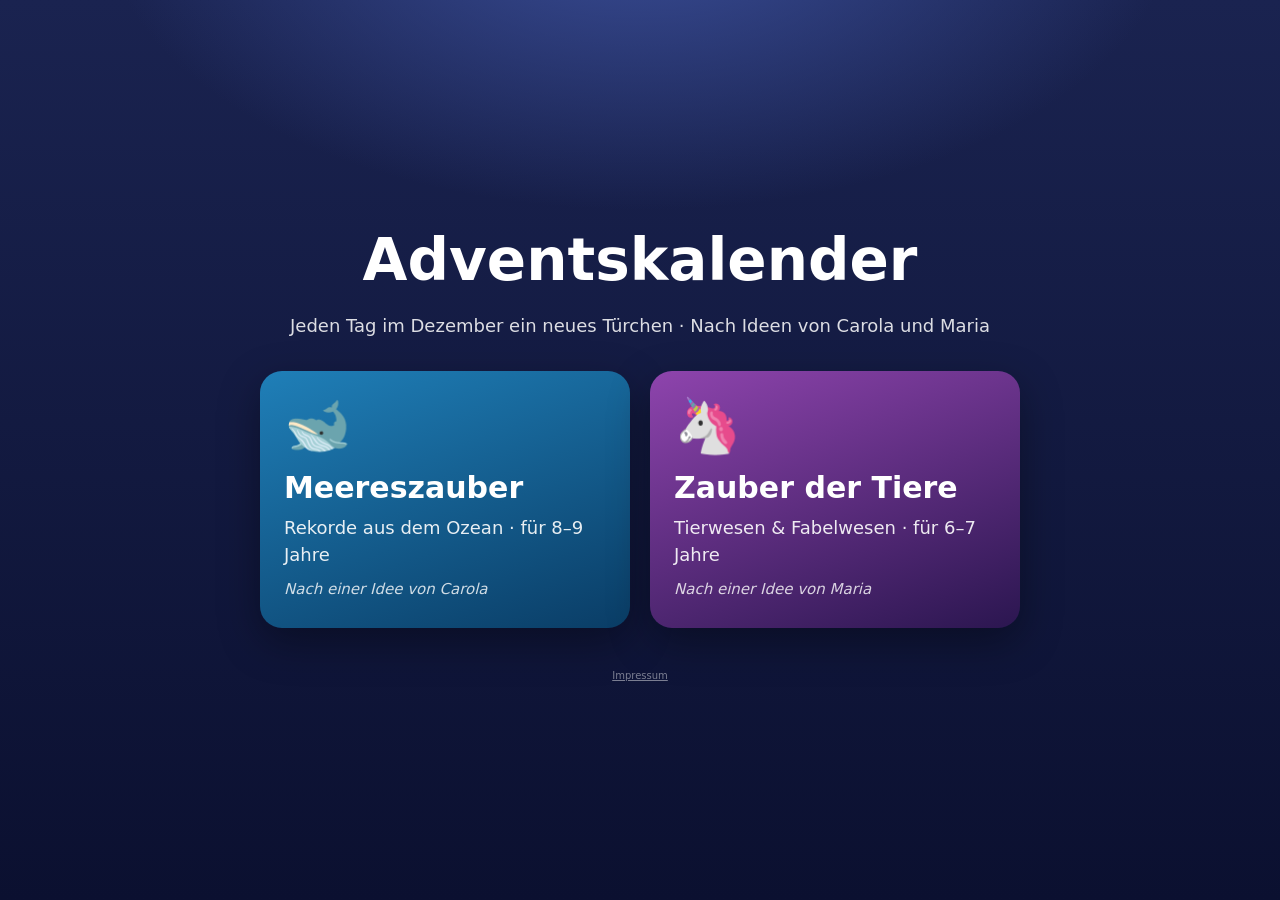
<file: index.html>
<!doctype html>
<html lang="de">
<head>
  <meta charset="utf-8">
  <meta name="viewport" content="width=device-width, initial-scale=1">
  <meta name="theme-color" content="#1a2350">
  <title>Adventskalender für Kinder</title>
  <meta name="description" content="Zwei Online-Adventskalender für Kinder: Meereszauber (8–9 Jahre) und Zauber der Tiere (6–7 Jahre). Nach Ideen von Carola und Maria.">
  <meta property="og:type" content="website">
  <meta property="og:locale" content="de_DE">
  <meta property="og:site_name" content="adventingeo.de">
  <meta property="og:title" content="Meereszauber & Zauber der Tiere – Adventskalender für Kinder">
  <meta property="og:description" content="Zwei Online-Adventskalender für Kinder mit Tierrekorden und Fabelwesen. Nach Ideen von Carola und Maria.">
  <meta property="og:url" content="https://adventingeo.de/">
  <meta property="og:image" content="https://adventingeo.de/social.png">
  <meta property="og:image:width" content="1200">
  <meta property="og:image:height" content="630">
  <meta property="og:image:alt" content="Adventskalender-Türchen im Schnee: Meereszauber und Zauber der Tiere, nach Ideen von Carola und Maria">
  <meta name="twitter:card" content="summary_large_image">
  <meta name="twitter:title" content="Meereszauber & Zauber der Tiere – Adventskalender für Kinder">
  <meta name="twitter:description" content="Zwei Online-Adventskalender für Kinder mit Tierrekorden und Fabelwesen. Nach Ideen von Carola und Maria.">
  <meta name="twitter:image" content="https://adventingeo.de/social.png">
  <link rel="icon" href="data:image/svg+xml,<svg xmlns='http://www.w3.org/2000/svg' viewBox='0 0 100 100'><text y='.9em' font-size='90'>⭐</text></svg>">
  <style>
    * { box-sizing: border-box; }
    body {
      margin: 0; min-height: 100vh; display: flex; flex-direction: column; align-items: center; justify-content: center; padding: 32px 16px;
      font: 18px/1.5 ui-rounded, "SF Pro Rounded", "Nunito", "Arial Rounded MT Bold", system-ui, sans-serif; color: #fff;
      background: radial-gradient(900px 500px at 50% -10%, #3b4f9a 0%, rgba(59,79,154,0) 60%), linear-gradient(180deg, #1a2350, #0b1030);
    }
    h1 { font-size: clamp(34px, 7vw, 58px); margin: 0 0 8px; text-align: center; }
    p.unter { margin: 0 0 32px; opacity: .85; text-align: center; }
    .karten { display: grid; grid-template-columns: repeat(auto-fit, minmax(260px, 1fr)); gap: 20px; width: 100%; max-width: 760px; }
    .karte {
      display: block; padding: 28px 24px; border-radius: 22px; color: #fff; text-decoration: none;
      box-shadow: 0 14px 40px rgba(0,0,0,.35); transition: transform .15s;
    }
    .karte:hover { transform: translateY(-3px); }
    .karte .icon { font-size: 54px; line-height: 1; }
    .karte h2 { margin: 12px 0 4px; font-size: 30px; }
    .karte p { margin: 0; opacity: .9; }
    .karte p.idee { margin-top: 10px; font-size: 15px; font-style: italic; opacity: .8; }
    .meer { background: linear-gradient(160deg, #1f7fb8, #0a3d66); }
    .tiere { background: linear-gradient(160deg, #8e44ad, #2b1650); }
    .impressum { margin-top: 40px; font-size: 10px; opacity: .45; color: #fff; }
  </style>
</head>
<body>
  <h1>Adventskalender</h1>
  <p class="unter">Jeden Tag im Dezember ein neues Türchen · Nach Ideen von Carola und Maria</p>
  <div class="karten">
    <a class="karte meer" href="meereszauber/"><div class="icon">🐋</div><h2>Meereszauber</h2><p>Rekorde aus dem Ozean · für 8–9 Jahre</p><p class="idee">Nach einer Idee von Carola</p></a>
    <a class="karte tiere" href="zauber-der-tiere/"><div class="icon">🦄</div><h2>Zauber der Tiere</h2><p>Tierwesen &amp; Fabelwesen · für 6–7 Jahre</p><p class="idee">Nach einer Idee von Maria</p></a>
  </div>
  <a class="impressum" href="impressum.html">Impressum</a>
</body>
</html>
</file>
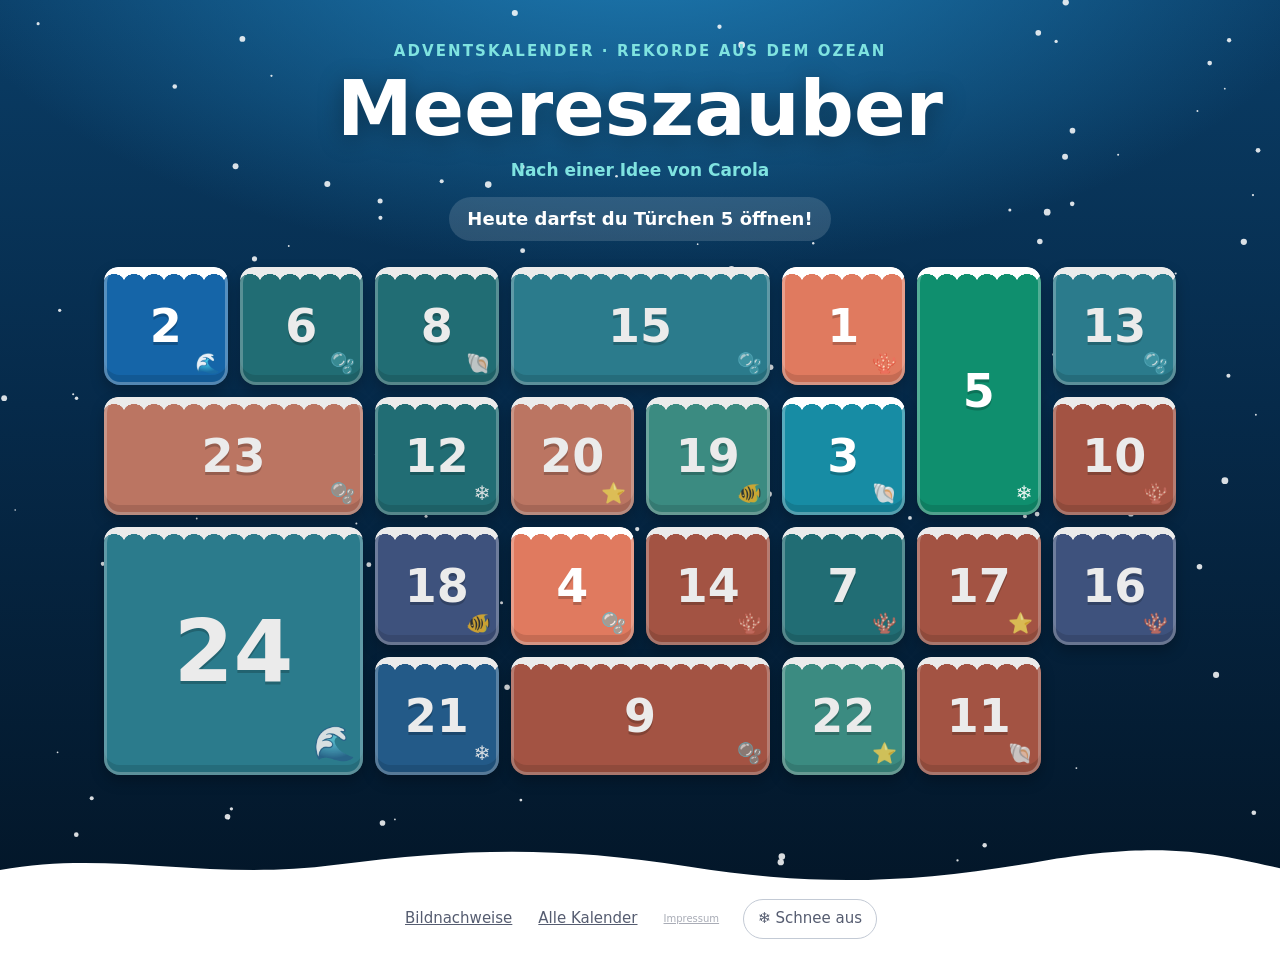
<file: meereszauber/index.html>
<!doctype html>
<html lang="de">
<head>
  <meta charset="utf-8">
  <meta name="viewport" content="width=device-width, initial-scale=1">
  <meta name="theme-color" content="#0a3d66">
  <title>Meereszauber</title>
  <meta name="description" content="24 Türchen mit Rekorden aus dem Ozean, Quizfragen und Mitmach-Ideen für 8- bis 9-Jährige. Nach einer Idee von Carola.">
  <meta property="og:type" content="website">
  <meta property="og:locale" content="de_DE">
  <meta property="og:site_name" content="adventingeo.de">
  <meta property="og:title" content="Meereszauber – Adventskalender für Kinder">
  <meta property="og:description" content="24 Türchen mit Rekorden aus dem Ozean, Quizfragen und Mitmach-Ideen für 8- bis 9-Jährige. Nach einer Idee von Carola.">
  <meta property="og:url" content="https://adventingeo.de/meereszauber/">
  <meta property="og:image" content="https://adventingeo.de/meereszauber/social.png">
  <meta property="og:image:width" content="1200">
  <meta property="og:image:height" content="630">
  <meta property="og:image:alt" content="Adventskalender-Türchen im Schnee: Meereszauber, nach einer Idee von Carola">
  <meta name="twitter:card" content="summary_large_image">
  <meta name="twitter:title" content="Meereszauber – Adventskalender für Kinder">
  <meta name="twitter:description" content="24 Türchen mit Rekorden aus dem Ozean, Quizfragen und Mitmach-Ideen für 8- bis 9-Jährige. Nach einer Idee von Carola.">
  <meta name="twitter:image" content="https://adventingeo.de/meereszauber/social.png">
  <link rel="icon" href="data:image/svg+xml,<svg xmlns='http://www.w3.org/2000/svg' viewBox='0 0 100 100'><text y='.9em' font-size='90'>🐋</text></svg>">
  <link rel="stylesheet" href="../gemeinsam/styles.css">
  <style>:root { --hintergrund: radial-gradient(1200px 600px at 50% -10%, #1f7fb8 0%, rgba(31,127,184,0) 60%), linear-gradient(180deg, #0a3d66 0%, #062a4a 45%, #031628 100%); --text: #eaf6ff; --akzent: #7fe3e0; --link: #9fe8ff; --karte: #fffdf8; --karte-text: #1d2a3a; --ueberschrift: #0b4f7c; --link-karte: #0b5d9a; }</style>
</head>
<body>
  <main id="app"><noscript><p>Für den Adventskalender bitte JavaScript einschalten.</p></noscript></main>
  <footer class="fuss">
    <a href="#/bildnachweise">Bildnachweise</a>
    <a href="../">Alle Kalender</a>
    <a class="impressum" href="../impressum.html">Impressum</a>
    <button type="button" id="schnee-knopf" class="schnee-knopf" hidden>❄️ Schnee aus</button>
  </footer>
  <div id="toast" class="toast" role="status" aria-live="polite"></div>
  <script src="inhalt.js"></script>
  <script src="bilder/nachweise.js"></script>
  <script src="../gemeinsam/app.js"></script>
</body>
</html>
</file>
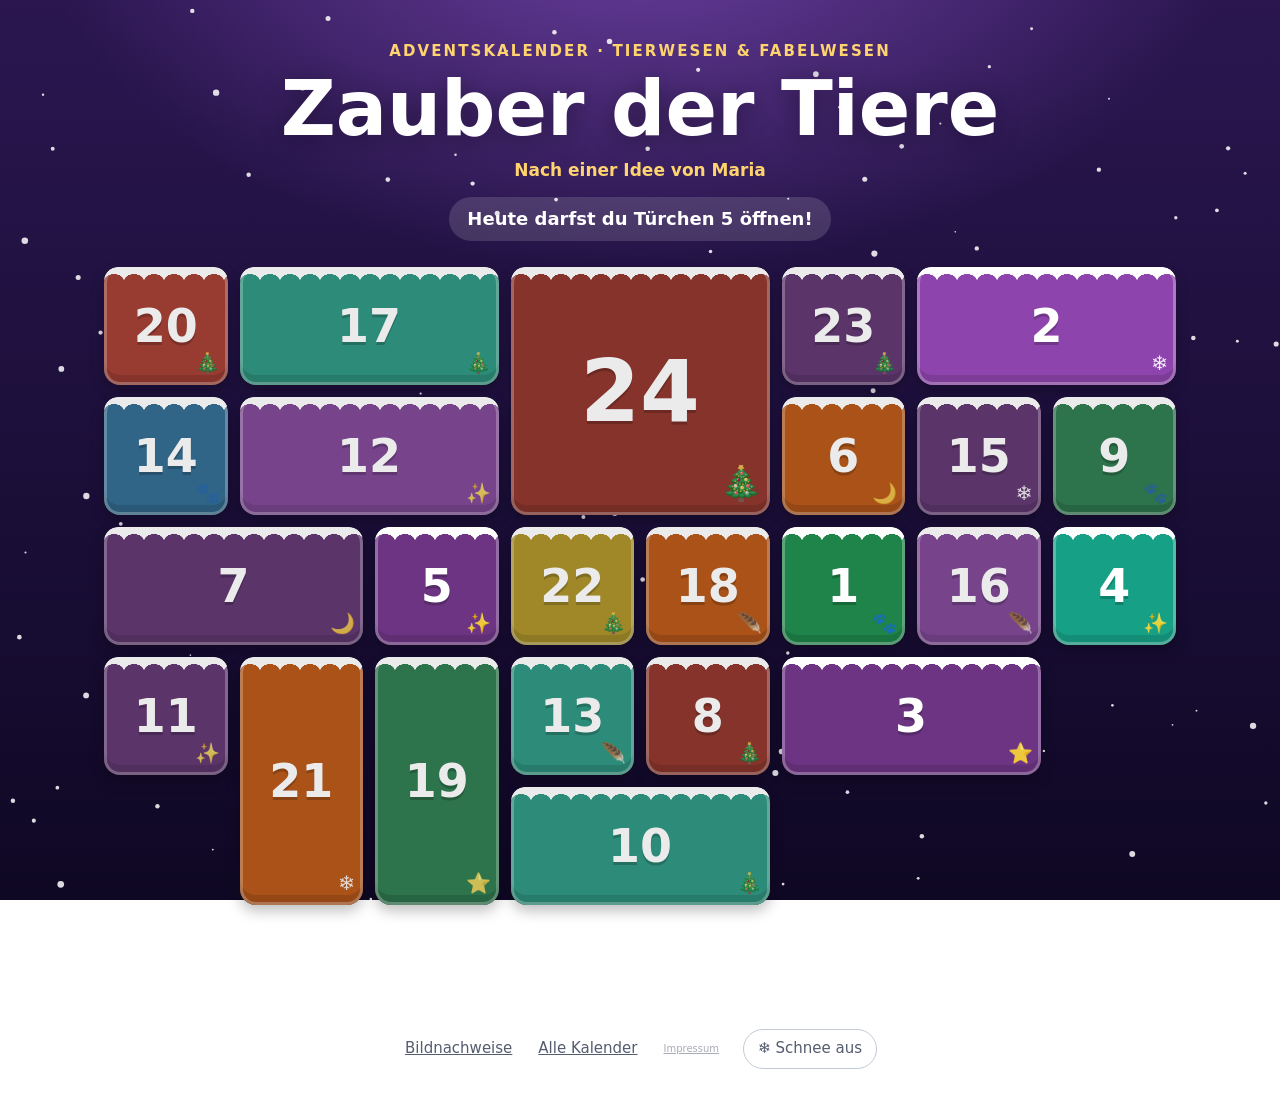
<file: zauber-der-tiere/index.html>
<!doctype html>
<html lang="de">
<head>
  <meta charset="utf-8">
  <meta name="viewport" content="width=device-width, initial-scale=1">
  <meta name="theme-color" content="#2b1650">
  <title>Zauber der Tiere</title>
  <meta name="description" content="24 Türchen mit Tierrekorden und Fabelwesen für 6- bis 7-Jährige. Nach einer Idee von Maria.">
  <meta property="og:type" content="website">
  <meta property="og:locale" content="de_DE">
  <meta property="og:site_name" content="adventingeo.de">
  <meta property="og:title" content="Zauber der Tiere – Adventskalender für Kinder">
  <meta property="og:description" content="24 Türchen mit Tierrekorden und Fabelwesen für 6- bis 7-Jährige. Nach einer Idee von Maria.">
  <meta property="og:url" content="https://adventingeo.de/zauber-der-tiere/">
  <meta property="og:image" content="https://adventingeo.de/zauber-der-tiere/social.png">
  <meta property="og:image:width" content="1200">
  <meta property="og:image:height" content="630">
  <meta property="og:image:alt" content="Adventskalender-Türchen im Schnee: Zauber der Tiere, nach einer Idee von Maria">
  <meta name="twitter:card" content="summary_large_image">
  <meta name="twitter:title" content="Zauber der Tiere – Adventskalender für Kinder">
  <meta name="twitter:description" content="24 Türchen mit Tierrekorden und Fabelwesen für 6- bis 7-Jährige. Nach einer Idee von Maria.">
  <meta name="twitter:image" content="https://adventingeo.de/zauber-der-tiere/social.png">
  <link rel="icon" href="data:image/svg+xml,<svg xmlns='http://www.w3.org/2000/svg' viewBox='0 0 100 100'><text y='.9em' font-size='90'>🦄</text></svg>">
  <link rel="stylesheet" href="../gemeinsam/styles.css">
  <style>:root { --hintergrund: radial-gradient(1000px 600px at 50% -10%, #6b3fa0 0%, rgba(107,63,160,0) 60%), linear-gradient(180deg, #2b1650 0%, #1c0f3a 50%, #0f0824 100%); --text: #f5efff; --akzent: #ffd36e; --link: #ffd36e; --karte: #fffaf2; --karte-text: #2a2238; --ueberschrift: #6a2fb5; --link-karte: #6a2fb5; }</style>
</head>
<body>
  <main id="app"><noscript><p>Für den Adventskalender bitte JavaScript einschalten.</p></noscript></main>
  <footer class="fuss">
    <a href="#/bildnachweise">Bildnachweise</a>
    <a href="../">Alle Kalender</a>
    <a class="impressum" href="../impressum.html">Impressum</a>
    <button type="button" id="schnee-knopf" class="schnee-knopf" hidden>❄️ Schnee aus</button>
  </footer>
  <div id="toast" class="toast" role="status" aria-live="polite"></div>
  <script src="inhalt.js"></script>
  <script src="bilder/nachweise.js"></script>
  <script src="../gemeinsam/app.js"></script>
</body>
</html>
</file>
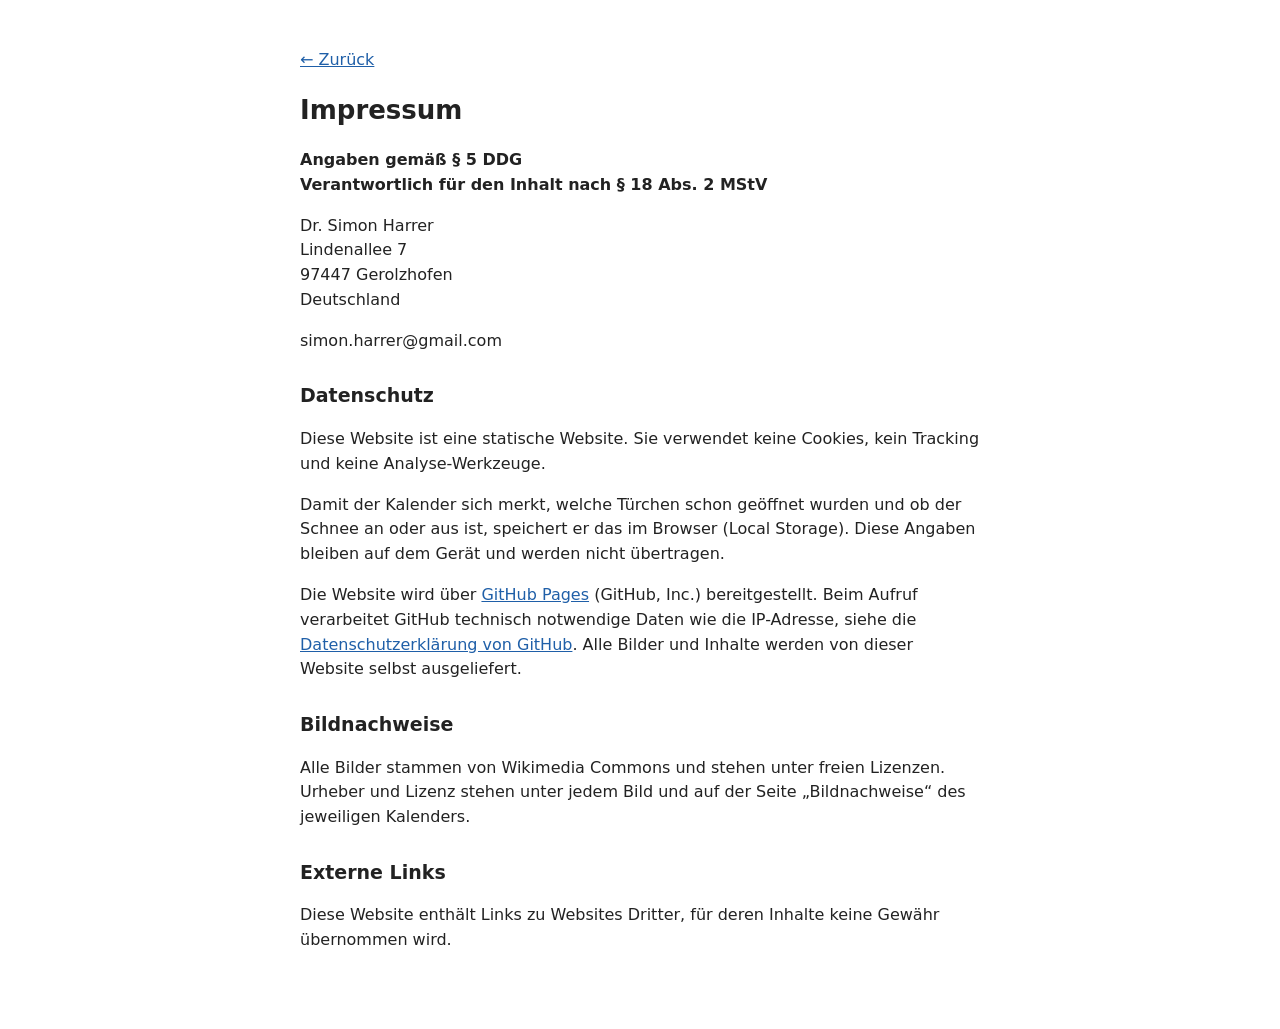
<file: impressum.html>
<!doctype html>
<html lang="de">
<head>
  <meta charset="utf-8">
  <meta name="viewport" content="width=device-width, initial-scale=1">
  <meta name="theme-color" content="#0b1030">
  <meta name="robots" content="noindex">
  <title>Impressum</title>
  <style>
    body { margin: 0 auto; max-width: 680px; padding: 32px 18px 60px; font: 16px/1.55 system-ui, sans-serif; color: #222; }
    h1 { font-size: 26px; } h2 { font-size: 19px; margin-top: 28px; }
    a { color: #1f5fa8; }
  </style>
</head>
<body>
  <p><a href="./">← Zurück</a></p>

  <h1>Impressum</h1>
  <p><strong>Angaben gemäß § 5 DDG<br>Verantwortlich für den Inhalt nach § 18 Abs. 2 MStV</strong></p>
  <p>Dr. Simon Harrer<br>Lindenallee 7<br>97447 Gerolzhofen<br>Deutschland</p>
  <p>simon.harrer@gmail.com</p>

  <h2>Datenschutz</h2>
  <p>Diese Website ist eine statische Website. Sie verwendet keine Cookies, kein Tracking und keine Analyse-Werkzeuge.</p>
  <p>Damit der Kalender sich merkt, welche Türchen schon geöffnet wurden und ob der Schnee an oder aus ist, speichert er das im Browser (Local Storage). Diese Angaben bleiben auf dem Gerät und werden nicht übertragen.</p>
  <p>Die Website wird über <a href="https://pages.github.com/">GitHub Pages</a> (GitHub, Inc.) bereitgestellt. Beim Aufruf verarbeitet GitHub technisch notwendige Daten wie die IP-Adresse, siehe die <a href="https://docs.github.com/de/site-policy/privacy-policies/github-general-privacy-statement">Datenschutzerklärung von GitHub</a>. Alle Bilder und Inhalte werden von dieser Website selbst ausgeliefert.</p>

  <h2>Bildnachweise</h2>
  <p>Alle Bilder stammen von Wikimedia Commons und stehen unter freien Lizenzen. Urheber und Lizenz stehen unter jedem Bild und auf der Seite „Bildnachweise“ des jeweiligen Kalenders.</p>

  <h2>Externe Links</h2>
  <p>Diese Website enthält Links zu Websites Dritter, für deren Inhalte keine Gewähr übernommen wird.</p>
</body>
</html>
</file>
<file: gemeinsam/styles.css>
/* Gemeinsames Aussehen beider Kalender. Die Farben setzt jeder Kalender über die Variablen in seiner index.html. */
* { box-sizing: border-box; }
html { -webkit-text-size-adjust: 100%; -webkit-tap-highlight-color: transparent; }
body {
  margin: 0; min-height: 100vh; display: flex; flex-direction: column;
  font: 18px/1.55 ui-rounded, "SF Pro Rounded", "Nunito", "Varela Round", "Arial Rounded MT Bold", system-ui, sans-serif;
  color: var(--text); background: var(--hintergrund); background-attachment: fixed;
}
a { color: var(--link); }
img { max-width: 100%; }

canvas.schnee { position: fixed; inset: 0; width: 100%; height: 100%; pointer-events: none; z-index: 0; }
main, .fuss, .vorschau-banner { position: relative; z-index: 1; }

.vorschau-banner { background: #e0457b; color: #fff; text-align: center; font-size: 14px; font-weight: 700; padding: 6px 16px; }

main { flex: 1; width: 100%; max-width: 1100px; margin: 0 auto; padding: 0 14px 56px; }

/* Kopf */
.kopf { text-align: center; padding: 40px 0 26px; }
.kicker { margin: 0 0 6px; font-size: 15px; font-weight: 700; letter-spacing: .14em; text-transform: uppercase; color: var(--akzent); }
.kopf h1 { margin: 0; font-size: clamp(40px, 9vw, 76px); line-height: 1.05; color: #fff; text-shadow: 0 4px 24px rgba(0,0,0,.35); outline: none; }
.hinweis { margin: 14px auto 0; display: inline-block; padding: 8px 18px; border-radius: 999px; background: rgba(255,255,255,.14); color: #fff; font-weight: 600; }

/* Türchen-Raster */
.raster {
  display: grid; gap: 12px; grid-auto-flow: dense;
  grid-template-columns: repeat(auto-fill, minmax(118px, 1fr)); grid-auto-rows: 118px;
}
@media (max-width: 520px) { .raster { grid-template-columns: repeat(3, 1fr); grid-auto-rows: 104px; gap: 9px; } }
.tuer.breit { grid-column: span 2; }
.tuer.hoch { grid-row: span 2; }
.tuer.gross { grid-column: span 2; grid-row: span 2; }

.tuer {
  position: relative; padding: 0; border: 0; border-radius: 16px; cursor: pointer; font: inherit; color: #fff;
  background: rgba(0,0,0,.35); perspective: 900px; touch-action: manipulation;
  box-shadow: inset 0 0 0 2px rgba(255,255,255,.12);
}
.tuer .innen { position: absolute; inset: 0; border-radius: 16px; overflow: hidden; background: rgba(0,0,0,.4); }
.tuer .innen img { width: 100%; height: 100%; object-fit: cover; display: block; }
.tuer .name {
  position: absolute; left: 0; right: 0; bottom: 0; padding: 18px 8px 6px; font-size: 14px; font-weight: 700; text-align: left;
  background: linear-gradient(transparent, rgba(0,0,0,.75)); line-height: 1.2;
}
.tuer .klappe {
  position: absolute; inset: 0; border-radius: 16px; background: var(--farbe);
  display: flex; align-items: center; justify-content: center;
  transform-origin: left center; transition: transform .85s cubic-bezier(.3,.7,.3,1.15), box-shadow .2s;
  box-shadow: inset 0 0 0 3px rgba(255,255,255,.28), inset 0 -10px 0 rgba(0,0,0,.12), 0 6px 14px rgba(0,0,0,.25);
  backface-visibility: hidden;
}
/* Schnee auf dem Türchen */
.tuer .klappe::before {
  content: ""; position: absolute; left: 0; right: 0; top: 0; height: 14px; background: #fff; border-radius: 16px 16px 0 0;
  -webkit-mask: radial-gradient(10px 7px at 10px 100%, transparent 96%, #000) 0 0 / 20px 100% repeat-x;
          mask: radial-gradient(10px 7px at 10px 100%, transparent 96%, #000) 0 0 / 20px 100% repeat-x;
}
.tuer .zahl { font-size: clamp(34px, 6vw, 46px); font-weight: 800; text-shadow: 0 3px 0 rgba(0,0,0,.2); }
.tuer.gross .zahl { font-size: clamp(56px, 10vw, 86px); }
.tuer .deko { position: absolute; right: 8px; bottom: 6px; font-size: 20px; opacity: .9; }
.tuer.gross .deko { font-size: 34px; }
@media (hover: hover) { .tuer.kann:hover .klappe { transform: rotateY(-14deg); } }
.tuer.auf .klappe { transform: rotateY(-108deg); box-shadow: none; }
.tuer.auf { background: transparent; }
.tuer.zu .klappe { filter: saturate(.75) brightness(.92); }
.tuer:focus-visible { outline: 3px solid #fff; outline-offset: 3px; }
.tuer.wackeln .klappe { animation: wackeln .5s; }
@keyframes wackeln { 0%,100% { transform: rotate(0); } 20% { transform: rotate(-4deg); } 40% { transform: rotate(4deg); } 60% { transform: rotate(-3deg); } 80% { transform: rotate(2deg); } }
.tuer.oeffnet .innen img { animation: einblenden .9s; }
@keyframes einblenden { from { filter: brightness(2.5); } to { filter: none; } }

/* Türchen-Seite */
.seite { padding-top: 22px; }
.leiste { display: flex; align-items: center; justify-content: space-between; gap: 12px; margin-bottom: 18px; flex-wrap: wrap; }
.datum { color: #fff; font-weight: 700; opacity: .9; }
.knopf {
  display: inline-block; padding: 10px 18px; touch-action: manipulation; border-radius: 999px; background: rgba(255,255,255,.16); color: #fff;
  text-decoration: none; font-weight: 700; font-size: 16px;
}
.knopf:hover { background: rgba(255,255,255,.28); }
.inhalt {
  display: grid; grid-template-columns: minmax(0, 1.1fr) minmax(0, 1fr); gap: 0; align-items: start;
  background: var(--karte); color: var(--karte-text); border-radius: 22px; overflow: hidden; box-shadow: 0 18px 50px rgba(0,0,0,.35);
}
@media (max-width: 820px) { .inhalt { grid-template-columns: 1fr; } }
.bild { margin: 0; background: #0d0d14; position: sticky; top: 0; }
@media (max-width: 820px) { .bild { position: static; } }
.bild img { display: block; width: 100%; max-height: 78vh; object-fit: contain; margin: 0 auto; }
.bild figcaption { padding: 8px 14px 10px; font-size: 12px; line-height: 1.4; color: #c9cbd6; }
.bild figcaption a { color: #e6e8f2; }
.text { padding: 26px 28px 30px; }
.text h1 { margin: 8px 0 10px; font-size: clamp(32px, 5vw, 46px); line-height: 1.1; outline: none; color: var(--ueberschrift); }
.lead { margin: 0 0 18px; font-size: 19px; }
.badge { display: inline-block; padding: 4px 12px; border-radius: 999px; font-size: 14px; font-weight: 800; }
.badge.echt { background: #dff3e4; color: #1d6b37; }
.badge.fabel { background: #efe3ff; color: #6a2fb5; }
.badge.ort { background: #dcefff; color: #19598f; }
.box { border-radius: 16px; padding: 12px 16px 4px; margin: 14px 0; }
.box h2 { margin: 0 0 4px; font-size: 18px; }
.box p { margin: 0 0 10px; }
.rekord { background: #fff4cc; border: 2px solid #f2c94c; }
.sage { background: #f3ebff; border: 2px solid #c9a8f5; }
.mitmach { background: #e3f6ee; border: 2px solid #8fd6b4; }
.quiz { background: #e5f1ff; border: 2px solid #9cc6f3; }
.quiz summary { cursor: pointer; font-weight: 800; color: #1f63b5; margin-bottom: 10px; }
.blaettern { display: flex; justify-content: space-between; margin-top: 18px; }

/* Geschlossenes Türchen */
.geschlossen { text-align: center; color: #fff; padding: 60px 16px; }
.schloss { font-size: 70px; }
.geschlossen h1 { outline: none; }

/* Bildnachweise */
.nachweise { color: #fff; }
.nachweise h1 { outline: none; }
.nachweise a { color: #fff; }
.tabelle { overflow-x: auto; background: var(--karte); color: var(--karte-text); border-radius: 16px; }
.tabelle a { color: var(--link-karte); }
table { border-collapse: collapse; width: 100%; font-size: 15px; }
th, td { text-align: left; padding: 8px 10px; border-bottom: 1px solid rgba(0,0,0,.08); vertical-align: top; }
td img { width: 64px; height: 48px; object-fit: cover; border-radius: 6px; }
.klein { font-size: 13px; opacity: .75; word-break: break-word; }

/* Fuß */
.fuss {
  width: 100%; margin-top: 60px; padding: 6px 16px 26px; background: #fff; color: #555c70; font-size: 15px;
  display: flex; justify-content: center; align-items: center; gap: 22px; flex-wrap: wrap;
}
.fuss::before {
  content: ""; position: absolute; left: 0; right: 0; top: -50px; height: 51px; pointer-events: none;
  background: url("data:image/svg+xml,%3Csvg xmlns='http://www.w3.org/2000/svg' viewBox='0 0 1600 60' preserveAspectRatio='none'%3E%3Cpath d='M0 34 C 140 10, 260 48, 420 28 S 700 6, 860 30 S 1140 50, 1300 24 S 1520 16, 1600 32 L1600 60 L0 60 Z' fill='%23fff'/%3E%3C/svg%3E") 0 0 / 100% 100% no-repeat;
}
.fuss a { color: #555c70; display: inline-block; padding: 10px 2px; }
.fuss { padding-bottom: max(26px, env(safe-area-inset-bottom)); }
.schnee-knopf { font: inherit; font-size: 15px; min-height: 40px; touch-action: manipulation; border: 1px solid #c3cad5; background: transparent; border-radius: 999px; padding: 5px 14px; cursor: pointer; color: #555c70; }
.schnee-knopf:hover { border-color: #555c70; }

.toast {
  position: fixed; left: 50%; bottom: 26px; transform: translate(-50%, 20px); opacity: 0; z-index: 5;
  background: #fff; color: #222; padding: 12px 20px; border-radius: 999px; font-weight: 700;
  box-shadow: 0 10px 30px rgba(0,0,0,.3); transition: opacity .25s, transform .25s; pointer-events: none; text-align: center;
}
.toast.show { opacity: 1; transform: translate(-50%, 0); }

@media (prefers-reduced-motion: reduce) { * { transition: none !important; animation: none !important; } }
.fuss a.impressum { font-size: 10px; opacity: .5; }
.idee { margin: 8px 0 0; color: var(--akzent); font-weight: 700; font-size: 17px; }
</file>
